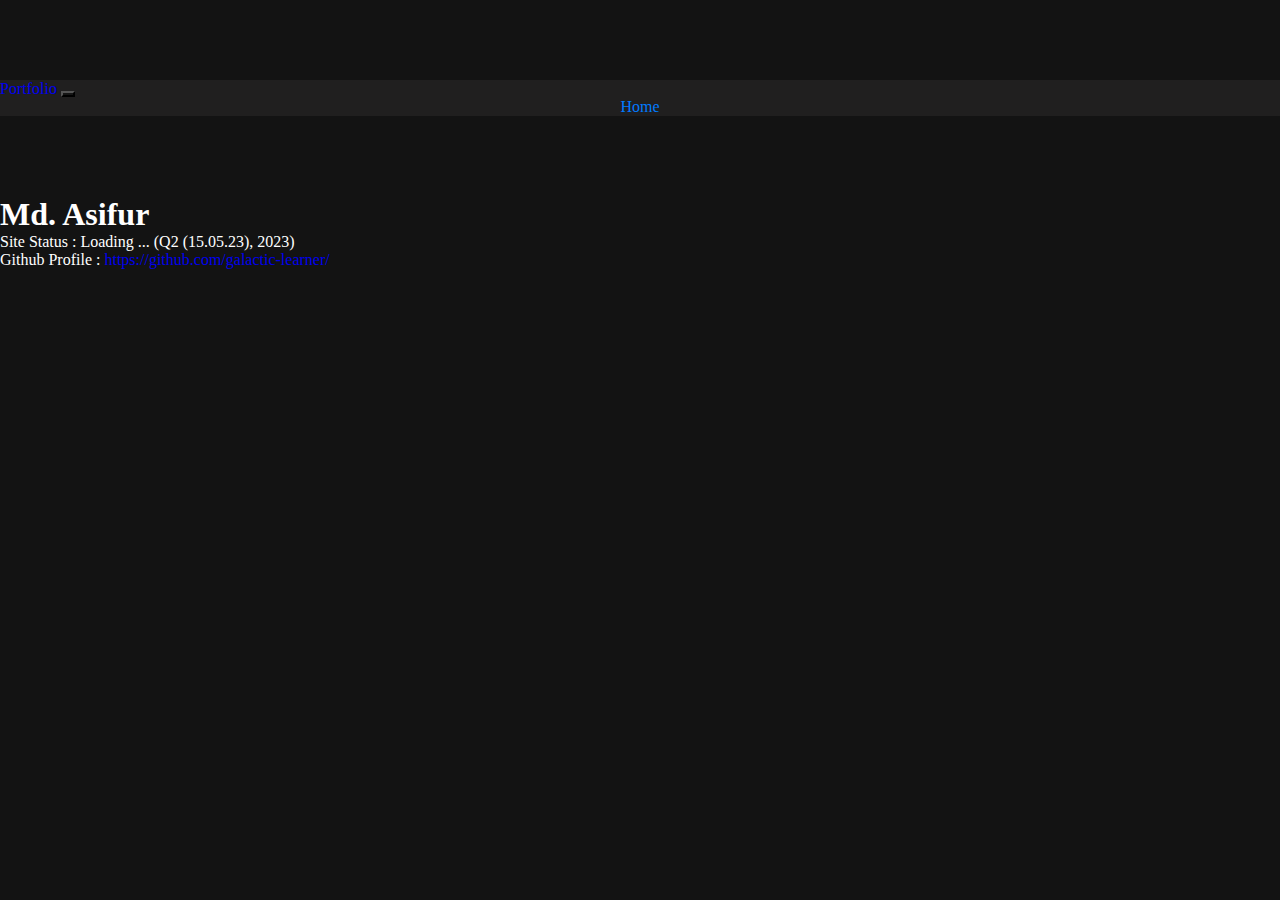
<file: index.html>
<!DOCTYPE html>
<html>

<head>
  <meta charset="utf-8">
  <meta http-equiv="X-UA-Compatible" content="IE=edge">
  <meta name="viewport" content="width=device-width, initial-scale=1">
  <title> Portfolio </title>
  <meta name="description" content="Portfolio">
  <meta name="author" content="Portfolio">
  <!-- css dependencies -->
  <!-- <link href="css/bootstrap.min.css" rel="stylesheet"> -->
  <!-- <link href="css/bs.min.css" rel="stylesheet"> -->
  <!-- <link href="css/wfrm.css" rel="stylesheet"> -->
  <!-- fa -->
  <!-- <script src="js/fa/all.min.js"></script>
    <link href="css/fa/all.min.css" rel="stylesheet"> -->
  <!-- ---- cloud vsns ---- -->
  <!-- css dependencies bs -->
  <link rel="stylesheet" href="https://cdn.jsdelivr.net/npm/bootstrap@4.5.3/dist/css/bootstrap.min.css" integrity="sha384-TX8t27EcRE3e/ihU7zmQxVncDAy5uIKz4rEkgIXeMed4M0jlfIDPvg6uqKI2xXr2" crossorigin="anonymous">
  <!-- fa -->
  <!-- <link rel="stylesheet" href="https://stackpath.bootstrapcdn.com/font-awesome/4.7.0/css/font-awesome.min.css" integrity="sha384-wvfXpqpZZVQGK6TAh5PVlGOfQNHSoD2xbE+QkPxCAFlNEevoEH3Sl0sibVcOQVnN" crossorigin="anonymous"> -->
  <link rel="stylesheet" href="https://cdnjs.cloudflare.com/ajax/libs/font-awesome/5.15.1/css/all.min.css" integrity="sha512-+4zCK9k+qNFUR5X+cKL9EIR+ZOhtIloNl9GIKS57V1MyNsYpYcUrUeQc9vNfzsWfV28IaLL3i96P9sdNyeRssA==" crossorigin="anonymous" />
  <!-- ---- ./cloud vsns ---- -->
  <!-- custom css -->
  <link href="css/style.css" rel="stylesheet">
  <!-- favicon -->
  <link rel="icon" href="img/favicn.ico">
  <!-- <script src="js/smooth-scroll.js"></script> -->
  <!-- <script src="js/animate-in.js"></script> -->
</head>

<body class="herodiv">


  <!-- Copyright -->

    <!-- Copyright © 2023 OC. queries - acacdmml@gmail.com. -->
    

  <!-- Copyright -->



  <!-- --------------- header & nav --------------- -->
  <!-- sticky-top fixed-top -->
  <nav class="navbar navbar-expand-lg sticky-top navbar-dark bg-dark">
    <div class="container">
      <!-- <div class="col-md-4"> -->
      <!-- <a class="navbar-brand" href="index.php"> <img src="img/a-r-logo.png" width="100"> </a> -->
      <a class="navbar-brand" href="index.html"> Portfolio </a>
      <!-- </div> -->
      <button class="navbar-toggler" data-toggle="collapse" data-target="#collapse_target">
        <span class="navbar-toggler-icon"></span>
      </button>
      <div class="collapse navbar-collapse justify-content-end" id="collapse_target">
        <!-- navbar-nav -->
        <ul class="navbar-nav">
          <li class="nav-item active">
            <!-- active -->
            <a class="nav-link" href="index.html">Home</a>
          </li>
<!--      <li class="nav-item">
            <a class="nav-link" href=""> <img src="img/4.gif" width="40"> </a>
          </li>
          <li class="nav-item">
            <a class="nav-link" href="services.php">Services</a>
          </li>
          <li class="nav-item">
                        <a class="nav-link" href="#about">Gallery</a>
                      </li>
          <li class="nav-item">
            <a class="nav-link" href="contact.php">Contact</a>
          </li>
          <li class="nav-item">
            <a class="btn btn-primary navbar-btn px-5" href="quote.php#cta-section"> Get a free Quote </a>
          </li> -->
        </ul>
      </div>
    </div>
  </nav>
  <!-- --------------- ./header & nav --------------- -->
  <!-- --------------- dummy div 1 --------------- -->
  <!-- herodiv -->
  <div class="herodiv text-md-left text-center">
    <div class="container">
      <h1> Md. Asifur </h1>
      <p class="text-muted"> Site Status : Loading ... (Q2 (15.05.23), 2023) </p>
      <p class="text-muted"> Github Profile : <a href="https://github.com/galactic-learner/">https://github.com/galactic-learner/</a> </p>
    </div>
  </div>
  <!-- ./ herodiv -->
  <!-- --------------- ./ dummy div 1 --------------- -->

    <!-- --------------- dummy div 1 --------------- -->
  <!-- herodiv -->
<!--   <div class="herodiv-2">

  </div> -->
  <!-- ./ herodiv -->
  <!-- --------------- ./ dummy div 1 --------------- -->


  <!-- --------------- container div --------------- -->
  <!--     <section></section>

    <h5 class=""> About - dmo </h5> -->


</body>

</html>
</file>
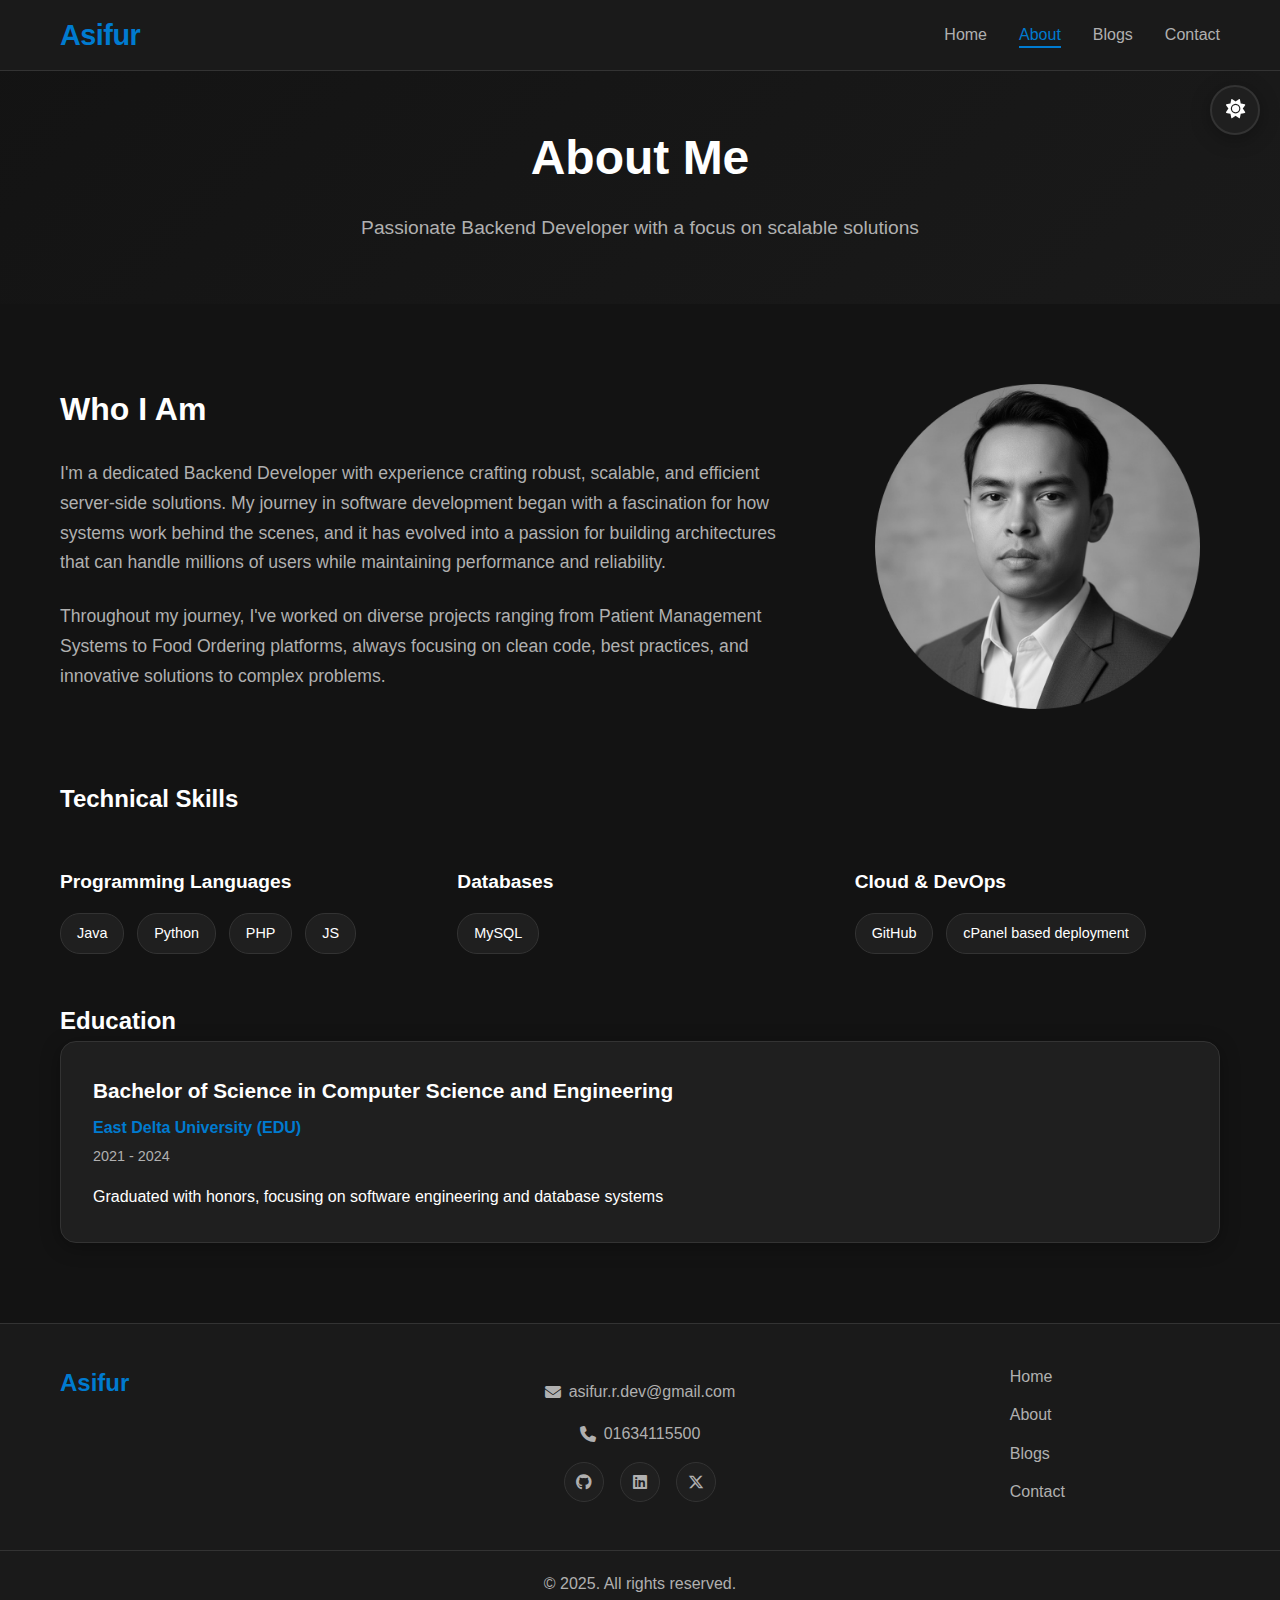
<file: about.html>
<!DOCTYPE html>
<html lang="en">
<head>
    <meta charset="UTF-8">
    <meta name="viewport" content="width=device-width, initial-scale=1.0">
    <title>About - Asifur | Backend Developer</title>
    <link rel="stylesheet" href="assets/css/styles.css">
    <link rel="stylesheet" href="https://cdnjs.cloudflare.com/ajax/libs/font-awesome/6.7.2/css/all.min.css">
    
</head>
<body class="dark-mode">
    <!-- Theme Toggle -->
    <div class="theme-toggle">
        <button id="themeToggle" class="theme-btn">
            <i class="fas fa-sun"></i>
        </button>
    </div>

    <!-- Navigation -->
    <nav class="navbar">
        <div class="nav-container">
            <div class="nav-logo">
                <a href="index.html">Asifur</a>
            </div>
            <ul class="nav-menu">
                <li class="nav-item">
                    <a href="index.html" class="nav-link">Home</a>
                </li>
                <li class="nav-item">
                    <a href="about.html" class="nav-link active">About</a>
                </li>
                <li class="nav-item">
                    <a href="blogs.html" class="nav-link">Blogs</a>
                </li>
                <li class="nav-item">
                    <a href="contact.html" class="nav-link">Contact</a>
                </li>
            </ul>
            <div class="hamburger">
                <span class="bar"></span>
                <span class="bar"></span>
                <span class="bar"></span>
            </div>
        </div>
    </nav>

    <!-- About Hero Section -->
    <section class="page-hero">
        <div class="container">
            <h1 class="page-title">About Me</h1>
            <p class="page-subtitle">Passionate Backend Developer with a focus on scalable solutions</p>
        </div>
    </section>

    <!-- About Content -->
    <section class="about-content">
        <div class="container">
            <div class="about-grid" id="flex">

                <div class="about-text" id="div1">
                    <h2>Who I Am</h2>
                    <p>
                        I'm a dedicated Backend Developer with experience crafting robust, 
                        scalable, and efficient server-side solutions. My journey in software development 
                        began with a fascination for how systems work behind the scenes, and it has evolved 
                        into a passion for building architectures that can handle millions of users while 
                        maintaining performance and reliability.
                    </p>
                    <p>
                        Throughout my journey, I've worked on diverse projects ranging from Patient 
                        Management Systems to Food Ordering platforms, always focusing on clean code, 
                        best practices, and innovative solutions to complex problems.
                    </p>
                </div>

                <div class="about-image" id="div2">
                    <div class="profile-placeholder">
                        <!-- <i class="fas fa-user-tie"></i> -->
                        <img class="profile_img" src="assets/images/1-share-A.png" alt="profile-image">
                    </div>
                </div>

            </div>

            <!-- <div class="experience-section">
                <h2>Professional Experience</h2>
                <div class="timeline">
                    <div class="timeline-item">
                        <div class="timeline-marker"></div>
                        <div class="timeline-content">
                            <h3>Senior Backend Developer</h3>
                            <p class="company">TechCorp Solutions</p>
                            <p class="duration">2023 - Present</p>
                            <p>Leading development of microservices architecture and cloud-native applications</p>
                        </div>
                    </div>
                    <div class="timeline-item">
                        <div class="timeline-marker"></div>
                        <div class="timeline-content">
                            <h3>Backend Developer</h3>
                            <p class="company">InnovateTech</p>
                            <p class="duration">2021 - 2023</p>
                            <p>Developed RESTful APIs and database solutions for enterprise applications</p>
                        </div>
                    </div>
                    <div class="timeline-item">
                        <div class="timeline-marker"></div>
                        <div class="timeline-content">
                            <h3>Junior Developer</h3>
                            <p class="company">StartUpHub</p>
                            <p class="duration">2020 - 2021</p>
                            <p>Built foundational backend systems and learned modern development practices</p>
                        </div>
                    </div>
                </div>
            </div> -->

            <div class="skills-section">
                <h2>Technical Skills</h2>
                <div class="skills-grid">
                    <div class="skill-category">
                        <h3>Programming Languages</h3>
                        <div class="skill-tags">
                            <span class="skill-tag">Java</span>
                            <span class="skill-tag">Python</span>
                            <!-- <span class="skill-tag">Bootstrap</span> -->
                            <span class="skill-tag">PHP</span>
                            <span class="skill-tag">JS</span>
                            <!-- <span class="skill-tag">C#</span> -->
                        </div>
                    </div>

                    <!-- <div class="skill-category">
                        <h3>Frameworks & Libraries</h3>
                        <div class="skill-tags">
                            <span class="skill-tag">Django</span>
                            <span class="skill-tag">Flask</span>
                            <span class="skill-tag">Express.js</span>
                            <span class="skill-tag">Spring Boot</span>
                            <span class="skill-tag">FastAPI</span>
                        </div>
                    </div> -->

                    <div class="skill-category">
                        <h3>Databases</h3>
                        <div class="skill-tags">
                            <!-- <span class="skill-tag">PostgreSQL</span> -->
                            <!-- <span class="skill-tag">MongoDB</span> -->
                            <!-- <span class="skill-tag">Redis</span> -->
                            <span class="skill-tag">MySQL</span>
                            <!-- <span class="skill-tag">Elasticsearch</span> -->
                        </div>
                    </div>
                    <div class="skill-category">
                        <h3>Cloud & DevOps</h3>
                        <div class="skill-tags">
                            <span class="skill-tag">GitHub</span>
                            <!-- <span class="skill-tag">Docker</span> -->
                            <!-- <span class="skill-tag">Kubernetes</span> -->
                            <!-- <span class="skill-tag">CI/CD</span> -->
                            <span class="skill-tag">cPanel based deployment</span>
                        </div>
                    </div>
                </div>
            </div>

            <div class="education-section">
                <h2>Education</h2>
                <div class="education-card">
                    <h3>Bachelor of Science in Computer Science and Engineering</h3>
                    <p class="institution">East Delta University (EDU)</p>
                    <p class="year">2021 - 2024</p>
                    <p>Graduated with honors, focusing on software engineering and database systems</p>
                </div>
            </div>
        </div>
    </section>

    <!-- Footer -->
    <footer class="footer">
        <div class="footer-container">
            <div class="footer-left">
                <div class="footer-logo">
                    <a href="index.html">Asifur</a>
                    <!-- <p class="brand_note">Learning. Building. Listening. <br> For making the world a better place than yesterday.</p> -->
                    <!-- <p class="brand_note">Learning. Building. Listening.</p> -->
                </div>
            </div>
            <div class="footer-center">
                <div class="footer-email">

                    <a class="" href="mailto:asifur.r.dev@gmail.com">
                        <i class="fas fa-envelope"></i>
                        asifur.r.dev@gmail.com
                    </a>

                    <a class="phone_a" href="tel:01634115500">
                        <i class="fa fa-phone" aria-hidden="true"></i>
                        01634115500
                    </a>

                </div>
                <div class="footer-social">
                    <a href="https://github.com/galactic-learner" class="social-link"><i class="fab fa-github"></i></a>
                    <a href="https://www.linkedin.com/in/md-asifur-dev/" class="social-link"><i class="fab fa-linkedin"></i></a>
                    <a href="https://x.com/asifur_dev" class="social-link"><i class="fab fa-x-twitter"></i></a>
                </div>
            </div>
            <div class="footer-right">
                <ul class="footer-nav">
                    <li><a href="index.html">Home</a></li>
                    <li><a href="about.html">About</a></li>
                    <li><a href="blogs.html">Blogs</a></li>
                    <li><a href="contact.html">Contact</a></li>
                </ul>
            </div>
        </div>
        <div class="footer-bottom">
            <p>&copy; 2025. All rights reserved.</p>
        </div>
    </footer>

    <script src="assets/js/app.js"></script>
</body>
</html>
</file>
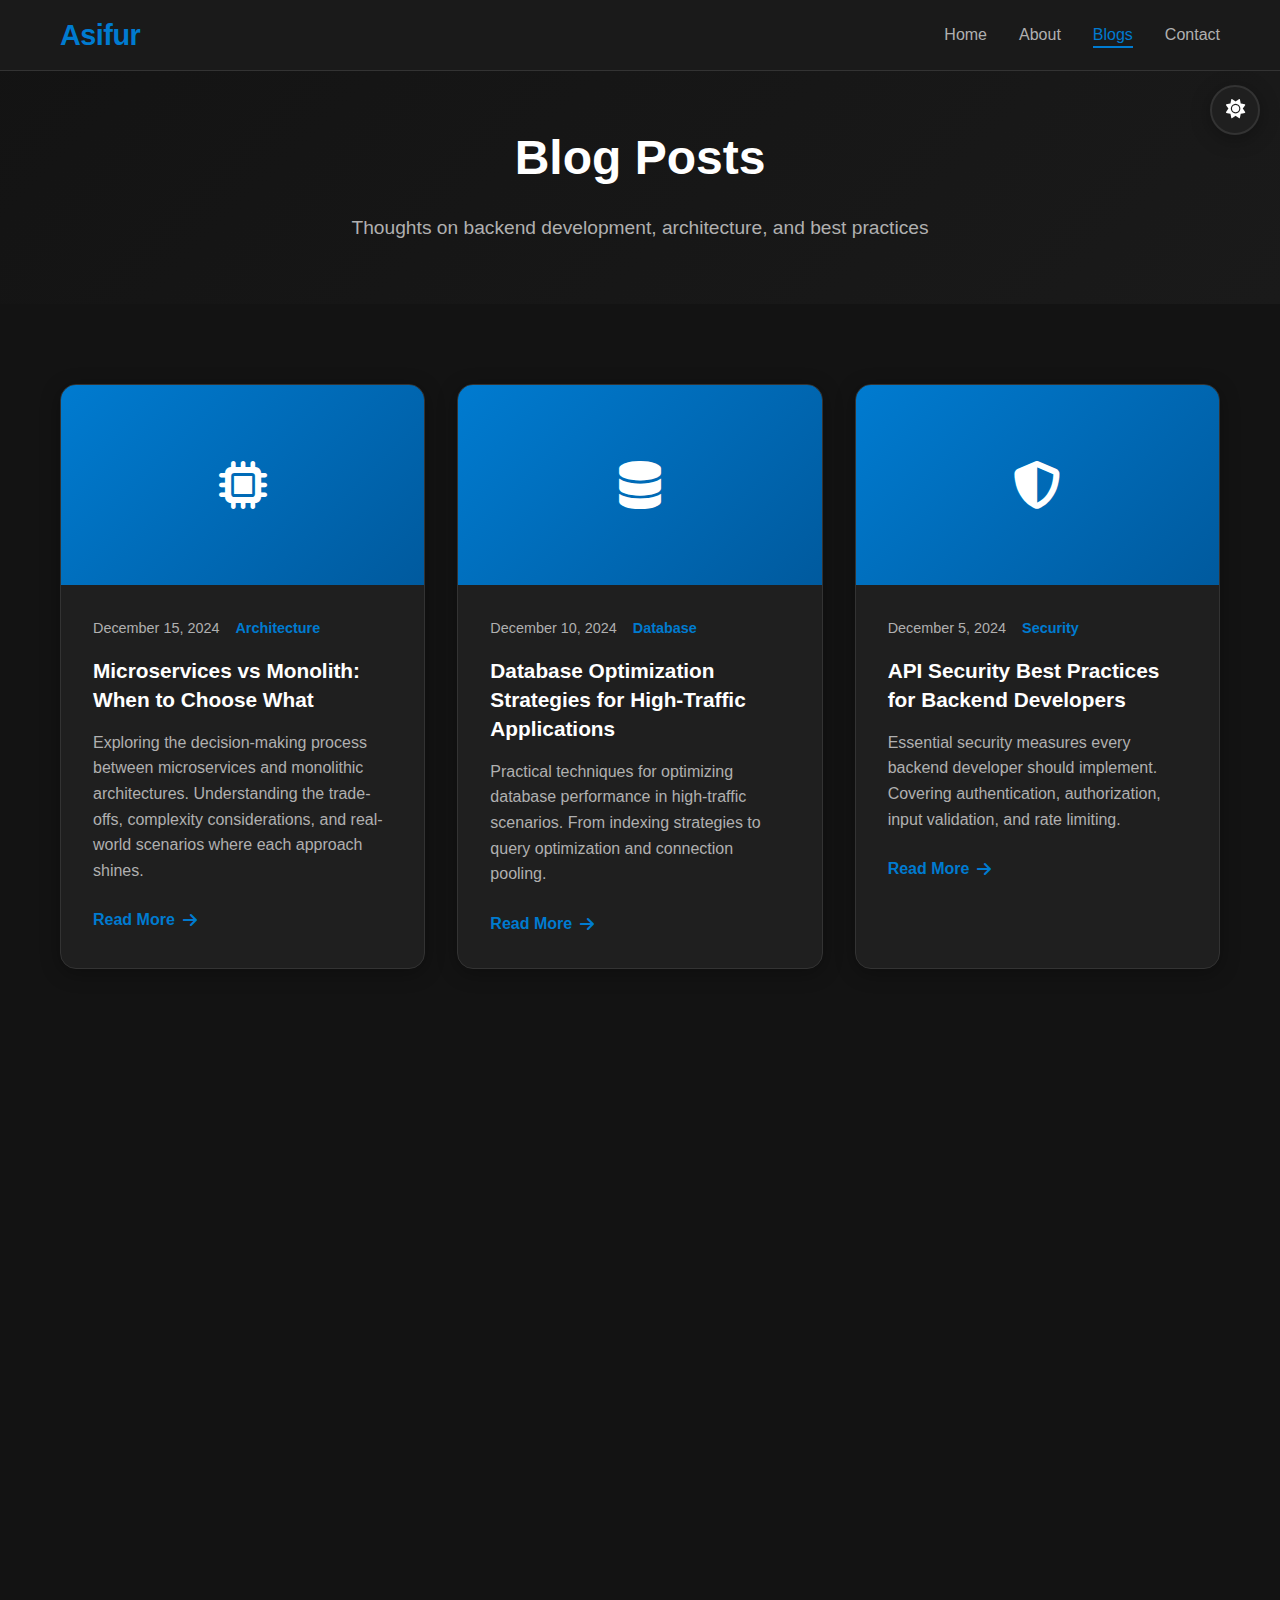
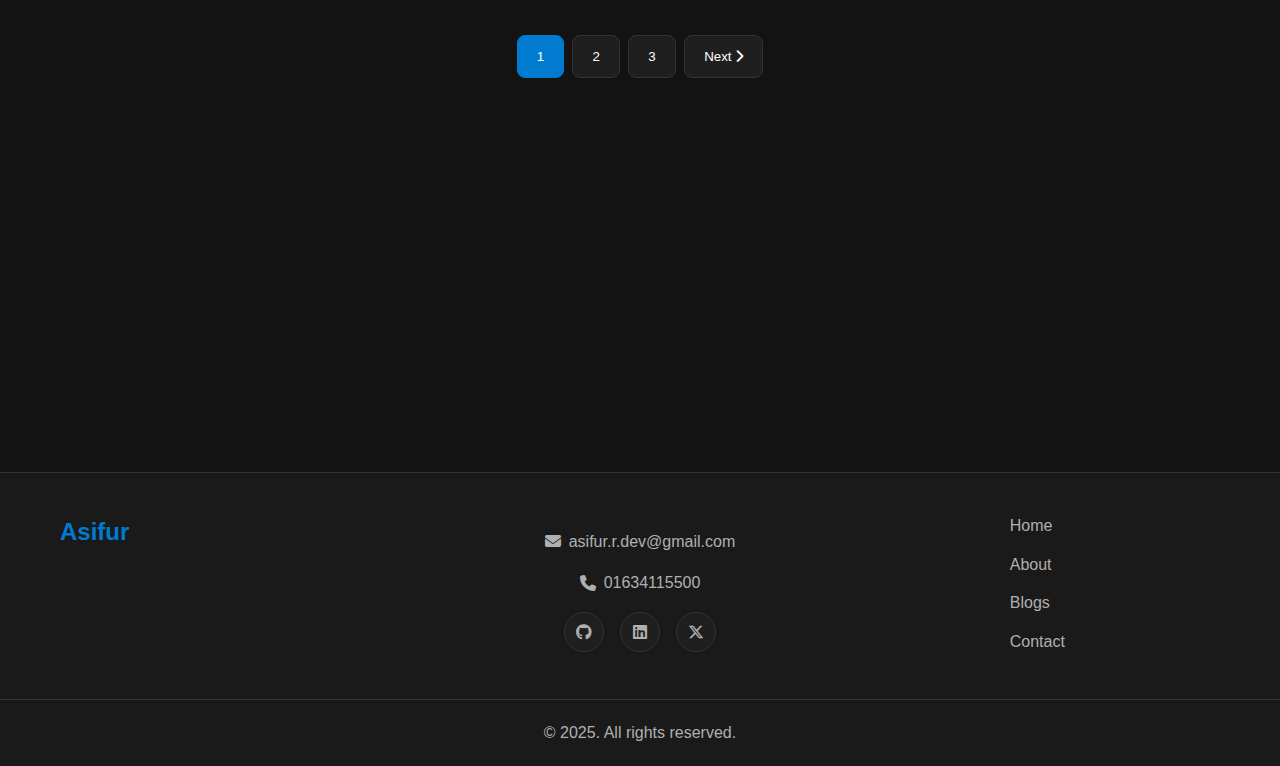
<file: blogs.html>
<!DOCTYPE html>
<html lang="en">
<head>
    <meta charset="UTF-8">
    <meta name="viewport" content="width=device-width, initial-scale=1.0">
    <title>Blogs - Asifur | Backend Developer</title>
    <link rel="stylesheet" href="assets/css/styles.css">
    <link rel="stylesheet" href="https://cdnjs.cloudflare.com/ajax/libs/font-awesome/6.7.2/css/all.min.css">
</head>
<body class="dark-mode">
    <!-- Theme Toggle -->
    <div class="theme-toggle">
        <button id="themeToggle" class="theme-btn">
            <i class="fas fa-sun"></i>
        </button>
    </div>

    <!-- Navigation -->
    <nav class="navbar">
        <div class="nav-container">
            <div class="nav-logo">
                <a href="index.html">Asifur</a>
            </div>
            <ul class="nav-menu">
                <li class="nav-item">
                    <a href="index.html" class="nav-link">Home</a>
                </li>
                <li class="nav-item">
                    <a href="about.html" class="nav-link">About</a>
                </li>
                <li class="nav-item">
                    <a href="blogs.html" class="nav-link active">Blogs</a>
                </li>
                <li class="nav-item">
                    <a href="contact.html" class="nav-link">Contact</a>
                </li>
            </ul>
            <div class="hamburger">
                <span class="bar"></span>
                <span class="bar"></span>
                <span class="bar"></span>
            </div>
        </div>
    </nav>

    <!-- Blogs Hero Section -->
    <section class="page-hero">
        <div class="container">
            <h1 class="page-title">Blog Posts</h1>
            <p class="page-subtitle">Thoughts on backend development, architecture, and best practices</p>
        </div>
    </section>

    <!-- Blog Posts Section -->
    <section class="blog-posts">
        <div class="container">
            <div class="blog-grid">
                <article class="blog-card">
                    <div class="blog-image">
                        <i class="fas fa-microchip"></i>
                    </div>
                    <div class="blog-content">
                        <div class="blog-meta">
                            <span class="blog-date">December 15, 2024</span>
                            <span class="blog-category">Architecture</span>
                        </div>
                        <h2 class="blog-title">Microservices vs Monolith: When to Choose What</h2>
                        <p class="blog-excerpt">
                            Exploring the decision-making process between microservices and monolithic 
                            architectures. Understanding the trade-offs, complexity considerations, and 
                            real-world scenarios where each approach shines.
                        </p>
                        <a href="#" class="read-more">Read More <i class="fas fa-arrow-right"></i></a>
                    </div>
                </article>

                <article class="blog-card">
                    <div class="blog-image">
                        <i class="fas fa-database"></i>
                    </div>
                    <div class="blog-content">
                        <div class="blog-meta">
                            <span class="blog-date">December 10, 2024</span>
                            <span class="blog-category">Database</span>
                        </div>
                        <h2 class="blog-title">Database Optimization Strategies for High-Traffic Applications</h2>
                        <p class="blog-excerpt">
                            Practical techniques for optimizing database performance in high-traffic 
                            scenarios. From indexing strategies to query optimization and connection pooling.
                        </p>
                        <a href="#" class="read-more">Read More <i class="fas fa-arrow-right"></i></a>
                    </div>
                </article>

                <article class="blog-card">
                    <div class="blog-image">
                        <i class="fas fa-shield-alt"></i>
                    </div>
                    <div class="blog-content">
                        <div class="blog-meta">
                            <span class="blog-date">December 5, 2024</span>
                            <span class="blog-category">Security</span>
                        </div>
                        <h2 class="blog-title">API Security Best Practices for Backend Developers</h2>
                        <p class="blog-excerpt">
                            Essential security measures every backend developer should implement. 
                            Covering authentication, authorization, input validation, and rate limiting.
                        </p>
                        <a href="#" class="read-more">Read More <i class="fas fa-arrow-right"></i></a>
                    </div>
                </article>

                <article class="blog-card">
                    <div class="blog-image">
                        <i class="fas fa-cloud"></i>
                    </div>
                    <div class="blog-content">
                        <div class="blog-meta">
                            <span class="blog-date">November 30, 2024</span>
                            <span class="blog-category">Cloud</span>
                        </div>
                        <h2 class="blog-title">Deploying Node.js Applications with Docker and Kubernetes</h2>
                        <p class="blog-excerpt">
                            Step-by-step guide to containerizing and orchestrating Node.js applications. 
                            From Dockerfile creation to Kubernetes deployment strategies.
                        </p>
                        <a href="#" class="read-more">Read More <i class="fas fa-arrow-right"></i></a>
                    </div>
                </article>

                <article class="blog-card">
                    <div class="blog-image">
                        <i class="fas fa-tachometer-alt"></i>
                    </div>
                    <div class="blog-content">
                        <div class="blog-meta">
                            <span class="blog-date">November 25, 2024</span>
                            <span class="blog-category">Performance</span>
                        </div>
                        <h2 class="blog-title">Performance Monitoring and Optimization in Python Applications</h2>
                        <p class="blog-excerpt">
                            Tools and techniques for monitoring and improving Python application performance. 
                            Profiling, memory management, and async programming patterns.
                        </p>
                        <a href="#" class="read-more">Read More <i class="fas fa-arrow-right"></i></a>
                    </div>
                </article>

                <article class="blog-card">
                    <div class="blog-image">
                        <i class="fas fa-code-branch"></i>
                    </div>
                    <div class="blog-content">
                        <div class="blog-meta">
                            <span class="blog-date">November 20, 2024</span>
                            <span class="blog-category">Development</span>
                        </div>
                        <h2 class="blog-title">Building RESTful APIs with FastAPI: A Modern Approach</h2>
                        <p class="blog-excerpt">
                            Leveraging FastAPI's modern features for building high-performance APIs. 
                            Automatic documentation, type hints, and async support for better developer experience.
                        </p>
                        <a href="#" class="read-more">Read More <i class="fas fa-arrow-right"></i></a>
                    </div>
                </article>
            </div>

            <div class="blog-pagination">
                <button class="pagination-btn active">1</button>
                <button class="pagination-btn">2</button>
                <button class="pagination-btn">3</button>
                <button class="pagination-btn next">
                    Next <i class="fas fa-chevron-right"></i>
                </button>
            </div>
        </div>
    </section>

    <!-- Newsletter Section -->
    <section class="newsletter">
        <div class="container">
            <div class="newsletter-content">
                <h2>Stay Updated</h2>
                <p>Subscribe to my newsletter for the latest insights on backend development</p>
                <form class="newsletter-form">
                    <input type="email" placeholder="Enter your email address" required>
                    <button type="submit" class="btn btn-primary">Subscribe</button>
                </form>
            </div>
        </div>
    </section>

    <!-- Footer -->
    <footer class="footer">
        <div class="footer-container">
            <div class="footer-left">
                <div class="footer-logo">
                    <a href="index.html">Asifur</a>
                </div>
            </div>
            <div class="footer-center">
                <div class="footer-email">

                    <a class="" href="mailto:asifur.r.dev@gmail.com">
                        <i class="fas fa-envelope"></i>
                        asifur.r.dev@gmail.com
                    </a>

                    <a class="phone_a" href="tel:01634115500">
                        <i class="fa fa-phone" aria-hidden="true"></i>
                        01634115500
                    </a>

                </div>
                <div class="footer-social">
                    <a href="https://github.com/galactic-learner" class="social-link"><i class="fab fa-github"></i></a>
                    <a href="https://www.linkedin.com/in/md-asifur-dev/" class="social-link"><i class="fab fa-linkedin"></i></a>
                    <a href="#" class="social-link"><i class="fab fa-x-twitter"></i></a>
                </div>
            </div>
            <div class="footer-right">
                <ul class="footer-nav">
                    <li><a href="index.html">Home</a></li>
                    <li><a href="about.html">About</a></li>
                    <li><a href="blogs.html">Blogs</a></li>
                    <li><a href="contact.html">Contact</a></li>
                </ul>
            </div>
        </div>
        <div class="footer-bottom">
            <p>&copy; 2025. All rights reserved.</p>
        </div>
    </footer>

    <script src="assets/js/app.js"></script>
</body>
</html>
</file>
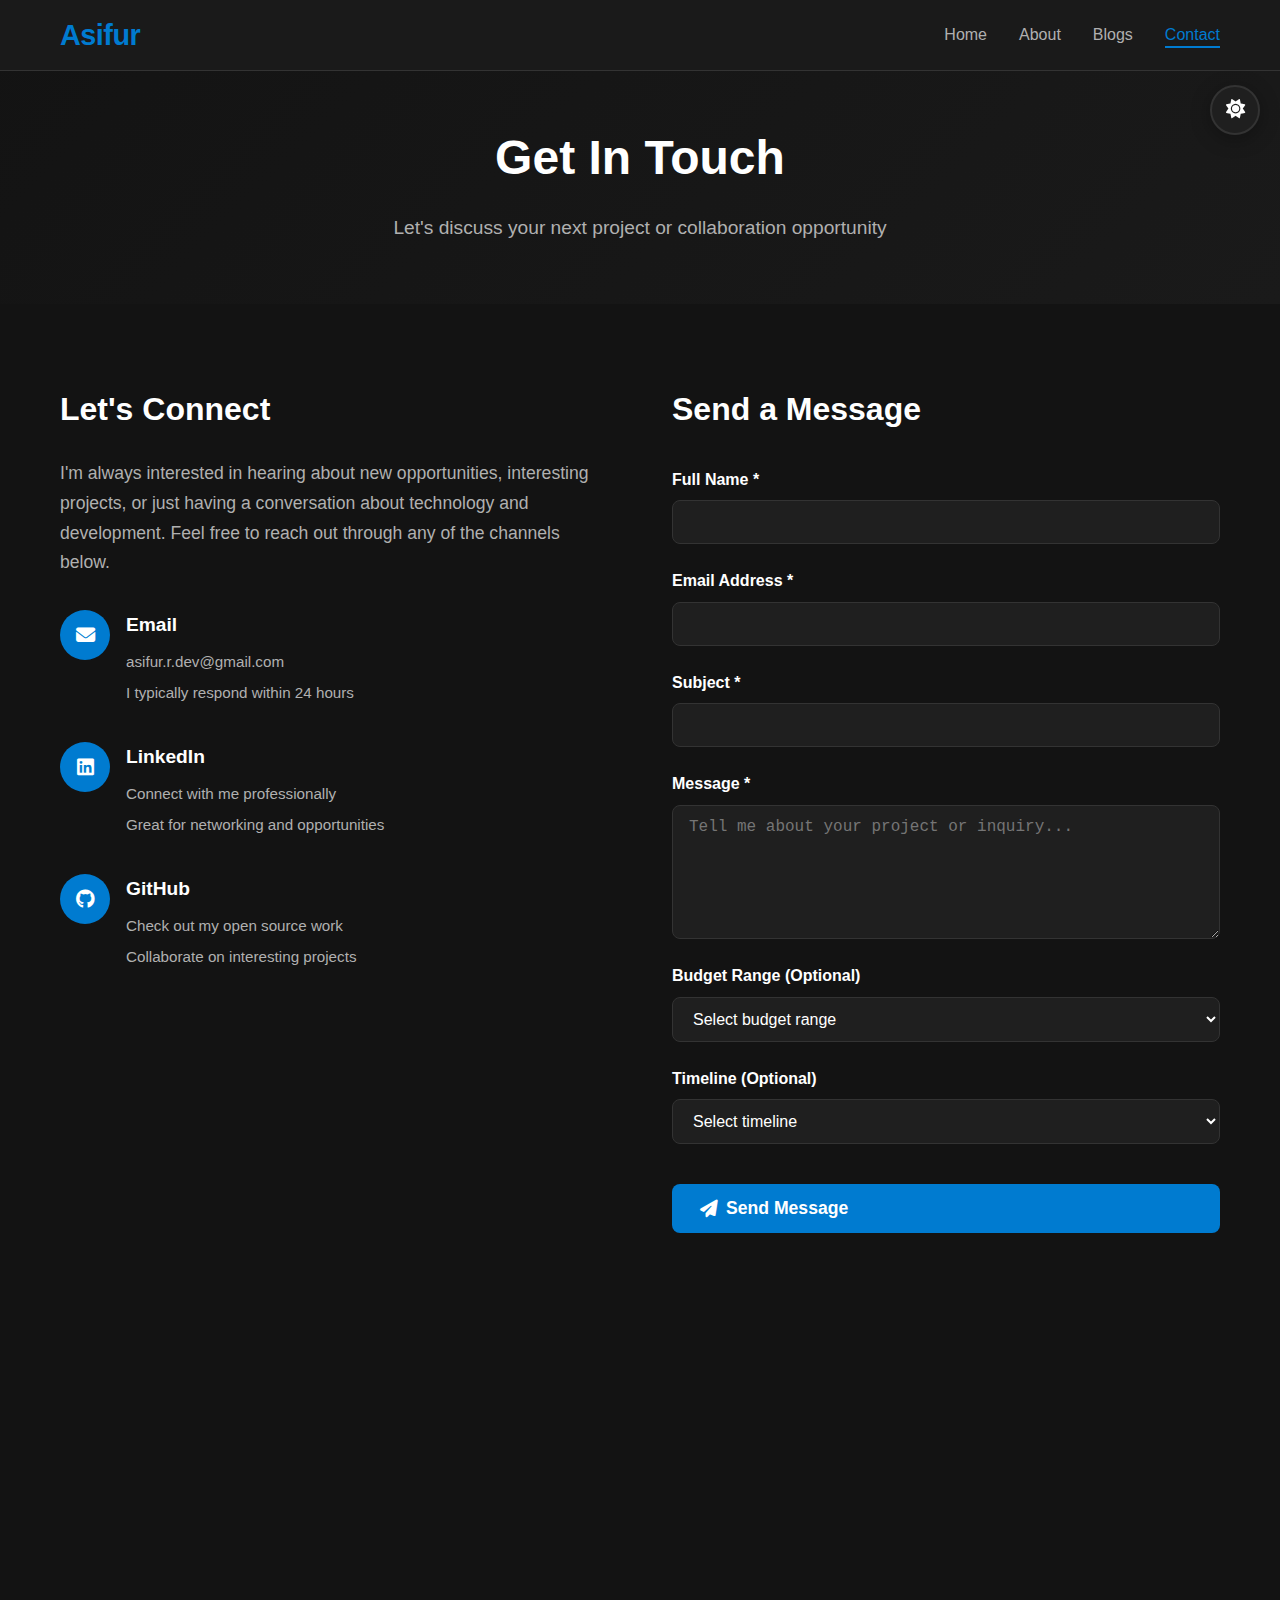
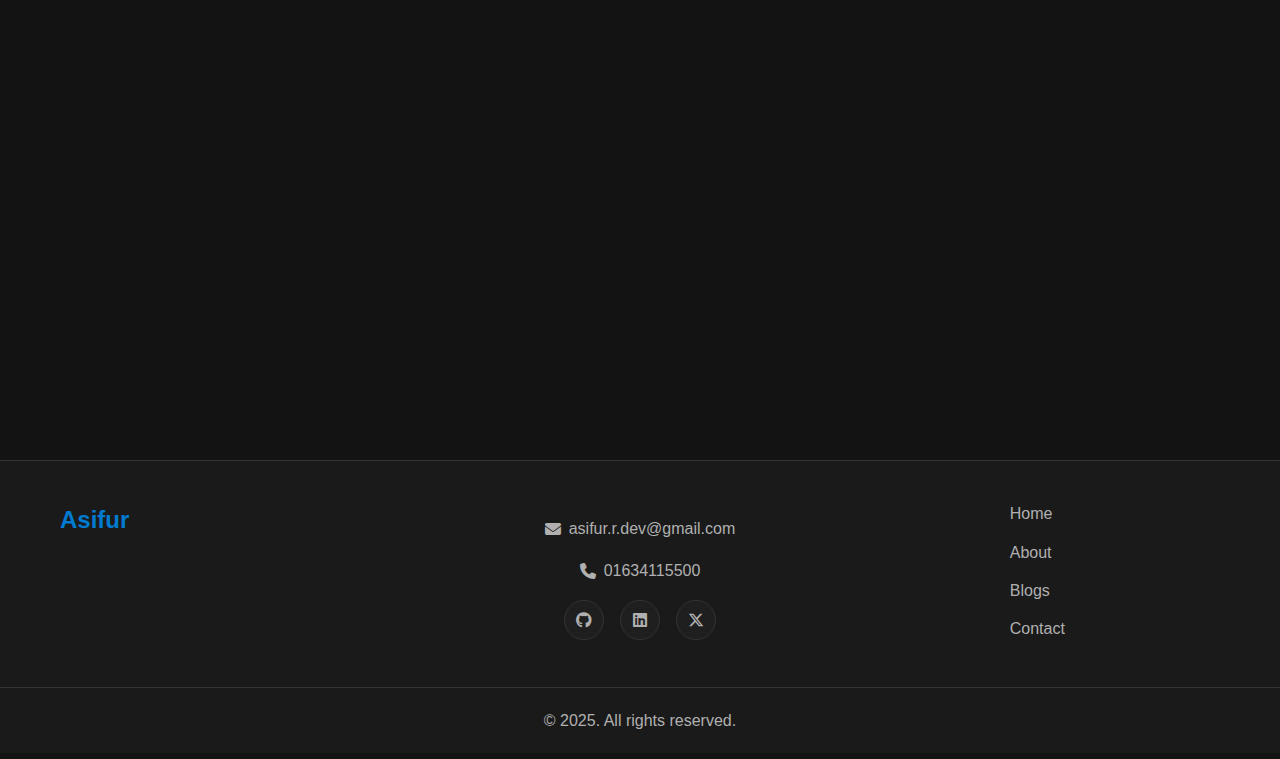
<file: contact.html>
<!DOCTYPE html>
<html lang="en">
<head>
    <meta charset="UTF-8">
    <meta name="viewport" content="width=device-width, initial-scale=1.0">
    <title>Contact - Asifur | Backend Developer</title>
    <link rel="stylesheet" href="assets/css/styles.css">
    <link rel="stylesheet" href="https://cdnjs.cloudflare.com/ajax/libs/font-awesome/6.7.2/css/all.min.css">
</head>
<body class="dark-mode">
    <!-- Theme Toggle -->
    <div class="theme-toggle">
        <button id="themeToggle" class="theme-btn">
            <i class="fas fa-sun"></i>
        </button>
    </div>

    <!-- Navigation -->
    <nav class="navbar">
        <div class="nav-container">
            <div class="nav-logo">
                <a href="index.html">Asifur</a>
            </div>
            <ul class="nav-menu">
                <li class="nav-item">
                    <a href="index.html" class="nav-link">Home</a>
                </li>
                <li class="nav-item">
                    <a href="about.html" class="nav-link">About</a>
                </li>
                <li class="nav-item">
                    <a href="blogs.html" class="nav-link">Blogs</a>
                </li>
                <li class="nav-item">
                    <a href="contact.html" class="nav-link active">Contact</a>
                </li>
            </ul>
            <div class="hamburger">
                <span class="bar"></span>
                <span class="bar"></span>
                <span class="bar"></span>
            </div>
        </div>
    </nav>

    <!-- Contact Hero Section -->
    <section class="page-hero">
        <div class="container">
            <h1 class="page-title">Get In Touch</h1>
            <p class="page-subtitle">Let's discuss your next project or collaboration opportunity</p>
        </div>
    </section>

    <!-- Contact Content -->
    <section class="contact-content">
        <div class="container">
            <div class="contact-grid">
                <div class="contact-info">
                    <h2>Let's Connect</h2>
                    <p>
                        I'm always interested in hearing about new opportunities, interesting projects, 
                        or just having a conversation about technology and development. Feel free to 
                        reach out through any of the channels below.
                    </p>
                    
                    <div class="contact-methods">
                        <div class="contact-method">
                            <div class="contact-icon">
                                <i class="fas fa-envelope"></i>
                            </div>
                            <div class="contact-details">
                                <h3>Email</h3>
                                <p>asifur.r.dev@gmail.com</p>
                                <p>I typically respond within 24 hours</p>
                            </div>
                        </div>
                        
                        <div class="contact-method">
                            <div class="contact-icon">
                                <i class="fab fa-linkedin"></i>
                            </div>
                            <div class="contact-details">
                                <h3>LinkedIn</h3>
                                <p>Connect with me professionally</p>
                                <p>Great for networking and opportunities</p>
                            </div>
                        </div>
                        
                        <div class="contact-method">
                            <div class="contact-icon">
                                <i class="fab fa-github"></i>
                            </div>
                            <div class="contact-details">
                                <h3>GitHub</h3>
                                <p>Check out my open source work</p>
                                <p>Collaborate on interesting projects</p>
                            </div>
                        </div>
                    </div>
                </div>
                
                <div class="contact-form-container">
                    <h2>Send a Message</h2>
                    <form class="contact-form" id="contactForm">
                        <div class="form-group">
                            <label for="name">Full Name *</label>
                            <input type="text" id="name" name="name" required>
                        </div>
                        
                        <div class="form-group">
                            <label for="email">Email Address *</label>
                            <input type="email" id="email" name="email" required>
                        </div>
                        
                        <div class="form-group">
                            <label for="subject">Subject *</label>
                            <input type="text" id="subject" name="subject" required>
                        </div>
                        
                        <div class="form-group">
                            <label for="message">Message *</label>
                            <textarea id="message" name="message" rows="6" required placeholder="Tell me about your project or inquiry..."></textarea>
                        </div>
                        
                        <div class="form-group">
                            <label for="budget">Budget Range (Optional)</label>
                            <select id="budget" name="budget">
                                <option value="">Select budget range</option>
                                <option value="under-5k">Under $5,000</option>
                                <option value="5k-10k">$5,000 - $10,000</option>
                                <option value="10k-25k">$10,000 - $25,000</option>
                                <option value="25k-50k">$25,000 - $50,000</option>
                                <option value="over-50k">Over $50,000</option>
                            </select>
                        </div>
                        
                        <div class="form-group">
                            <label for="timeline">Timeline (Optional)</label>
                            <select id="timeline" name="timeline">
                                <option value="">Select timeline</option>
                                <option value="asap">ASAP</option>
                                <option value="1-2-weeks">1-2 weeks</option>
                                <option value="1-2-months">1-2 months</option>
                                <option value="3-6-months">3-6 months</option>
                                <option value="6-months-plus">6+ months</option>
                            </select>
                        </div>
                        
                        <button type="submit" class="btn btn-primary submit-btn">
                            <i class="fas fa-paper-plane"></i>
                            Send Message
                        </button>
                    </form>
                </div>
            </div>
        </div>
    </section>

    <!-- FAQ Section -->
    <section class="faq-section">
        <div class="container">
            <h2>Frequently Asked Questions</h2>
            <div class="faq-grid">
                <div class="faq-item">
                    <h3>What types of projects do you work on?</h3>
                    <p>
                        I specialize in backend development including API development, database design, 
                        microservices architecture, cloud deployment, and system optimization. I work 
                        with various industries from healthcare to fintech.
                    </p>
                </div>
                
                <div class="faq-item">
                    <h3>What is your typical response time?</h3>
                    <p>
                        I aim to respond to all inquiries within 24 hours during business days. 
                        For urgent matters, please mention it in your message and I'll prioritize accordingly.
                    </p>
                </div>
                
                <div class="faq-item">
                    <h3>Do you work with international clients?</h3>
                    <p>
                        Yes, I work with clients globally. I'm experienced in remote collaboration 
                        and can accommodate different time zones for meetings and communication.
                    </p>
                </div>
                
                <div class="faq-item">
                    <h3>What technologies do you specialize in?</h3>
                    <p>
                        My core technologies include PHP, Python, Node.js, Java, MySQL, PostgreSQL, MongoDB, 
                        AWS, Docker, and Kubernetes. I'm always learning and can adapt to new 
                        technologies as needed.
                    </p>
                </div>
            </div>
        </div>
    </section>

    <!-- Footer -->
    <footer class="footer">
        <div class="footer-container">
            <div class="footer-left">
                <div class="footer-logo">
                    <a href="index.html">Asifur</a>
                </div>
            </div>
            <div class="footer-center">
                <div class="footer-email">

                    <a class="" href="mailto:asifur.r.dev@gmail.com">
                        <i class="fas fa-envelope"></i>
                        asifur.r.dev@gmail.com
                    </a>

                    <a class="phone_a" href="tel:01634115500">
                        <i class="fa fa-phone" aria-hidden="true"></i>
                        01634115500
                    </a>

                </div>
                <div class="footer-social">
                    <a href="https://github.com/galactic-learner" class="social-link"><i class="fab fa-github"></i></a>
                    <a href="https://www.linkedin.com/in/md-asifur-dev/" class="social-link"><i class="fab fa-linkedin"></i></a>
                    <a href="#" class="social-link"><i class="fab fa-x-twitter"></i></a>
                </div>
            </div>
            <div class="footer-right">
                <ul class="footer-nav">
                    <li><a href="index.html">Home</a></li>
                    <li><a href="about.html">About</a></li>
                    <li><a href="blogs.html">Blogs</a></li>
                    <li><a href="contact.html">Contact</a></li>
                </ul>
            </div>
        </div>
        <div class="footer-bottom">
            <p>&copy; 2025. All rights reserved.</p>
        </div>
    </footer>

    <script src="assets/js/app.js"></script>
</body>
</html>
</file>
<file: css/style.css>
/*portfolio-style-sheet*/


/*@import url('https://fonts.googleapis.com/css2?family=Montserrat:wght@100&display=swap');

body{
  font-family: 'Montserrat', sans-serif;
}*/

/*@import url('https://fonts.googleapis.com/css2?family=Roboto:wght@300&display=swap');

body{
  font-family: 'Roboto', sans-serif;
}*/

* {

  margin: 0px;
  padding: 0px;
  list-style: none;
  list-style-type: none;
  text-decoration: none;

}

body {
  /*font-family: Roboto;*/
}


.bg-dark {
    /*background-color: # !important;*/
    background-color: #201f1f !important;
    color: #fff;
}

 /*---*/
.flex-container {
  display: flex;
  flex-direction: row;
  justify-content: space-between;
}

.flex-container-row {
  display: flex;
  flex-direction: row;
}

/*----temp entries, before next fixed set----*/





/*----temp tries, before next fixed set----*/

nav ul {
  /*float: center;*/
  margin-right: 0px; 
}

nav ul li {
  display: inline-block;
  padding: 0px 5px;
}

nav ul li a {

}

a.active {
  /*background: #0275D8;
  transition: .01s;*/
}

a:hover {
  /*background: #0275D8;
  transition: .01s;*/
}


/*.jumbotron {
  background: #000;
  margin-bottom: 0px;
}*/

.herodiv {
  /*background: #;*/
  background: #131313;

  /*background-color: #f27070;*/

  color: #fff;
  /*padding-left: 100px;*/
  padding-top: 80px;
  padding-bottom: 80px;
  margin-bottom: 0px;
  /*height: 1000px;*/
  
}

.herodiv2 {
  /*background: #;*/
  background: #131313;

  /*background-color: #f27070;*/

  color: #fff;
  /*padding-left: 100px;*/
  /*padding-top: 80px;*/
  padding-bottom: 80px;
  margin-bottom: 0px;
  
}


.section-ctadiv {
  top: 0px;
  left: 0px;
  padding-top: 80px;
  padding-bottom: 80px;
  background: linear-gradient(to bottom right, rgba(18, 187, 173, 0.9) 0%, rgba(79, 112, 206, 0.9) 100%);
}

.section-ctadiv-secondary {
  top: 0px;
  left: 0px;
  padding-top: 80px;
  padding-bottom: 80px;
  background: linear-gradient(to bottom right, rgba(18, 187, 173, 0.9) 0%, rgba(79, 112, 206, 0.9) 100%);
  /*background: black;*/
  /*background: #0D0D0D;*/
  /*background: #E73566;*/

}


.btn-cta {
  background-color: #fff;
  color: #5789ce;
  border-color: #dedfdf;
}

.btn-cta:hover {
  background-color: #e6e6e6;
  color: #5789ce;
  border-color: #dedfdf;
}

.feature-block {
  background: #32b6ba;
  padding: 20px;
}

.about-block {
  background: #b1cbee;
  padding: 40px 100px;
}




 /*---*/

 .navbar-nav{
    text-align: center;
 }




.nav-link {
  color: #007bff !important;
  padding: .5em;
}


.nav-link:hover {
    color: #0056b3 !important;
}


/*.nav-item .active {
  color: teal !important;
}*/




.navbar-toggler {
  background: #151515;
}

.navbar-toggler {
  padding: 1px 5px;
  font-size: 20px;
  line-height: 0.5;
}


 .footer-brand-lead{

 }
 .footer-contact-lead{

 }


/*other pages*/

.bg-dark-black {
  background-color: black;

}

.section-parallax {
background-attachment: fixed;
background-size: cover;
background-position: center;
}

.div-cvr {
background-image: url(&quot;img/hero_1_main.jpg&quot;); 
background-position: right bottom;  
background-size: cover; 
background-repeat: repeat;
}

.clip-desc {
  /*background-image: linear-gradient(to bottom, rgba(0, 0, 0, .75), rgba(0, 0, 0, .75)), url(https://static.pingendo.com/cover-bubble-dark.svg);  */
  background-color: #0d0d0d;

  /*background-color: #f27070;*/

/*  background-position: center center, center center;  
  background-size: cover, cover;  
  background-repeat: repeat, repeat;*/
}

.testimnl-div {
  /*background-color: #0d0d0d;*/

  background-color: #f27070;

  /*background-color: gray;*/

  /*background-image: linear-gradient(to bottom, rgba(0, 20, 0, .75), rgba(0, 30, 0, .75));*/
  background-position: center center, center center;
  background-size: cover, cover;  
  background-repeat: repeat, repeat;
}



/*  */
.timeline-element {
  margin-bottom: 50px;
  position: relative;
  word-wrap: break-word;
  word-break: break-word;
  display: -webkit-flex;
}

.reverse {
  -webkit-flex-direction: row-reverse;
}



.separline::before {
  top: 20px;
  bottom: 0;
  position: absolute;
  content: "";
  width: 2px;
  background-color: #000000;
  left: calc(50% - 1px);
  height: calc(100% + 4rem);
}

.iconBackground {
  position: absolute;
  left: 50%;
  width: 20px;
  height: 20px;
  line-height: 30px;
  text-align: center;
  border-radius: 50%;
  font-size: 30px;
  display: inline-block;
  background-color: #000000;
  top: 20px;
  margin-left: -10px;
}



.timelines-container {
  padding-top: 80px;
}

.time-line-date-content {
  padding: 2rem 2.5rem;
  background: #000000;
}

.aaje-timeline-date {
  color: #cccccc;
  font-size: 1.4rem;
}

.timeline-text-content {
  padding: 2rem 2.5rem;
  background: #000000;
  margin-left: 2rem;
}

.aaje-timeline-title {
  color: #cccccc;
}

.aaje-timeline-text {
  color: #cccccc;
}


.timeline-text-content {
  margin-right: 2rem;
  margin-left: 2rem;
}

.time-line-date-content {
  margin-left: 2rem;
  margin-right: 2rem;
}

.ortxt {
  color: #ee3769;
}


.home-div-paralx {

/*  background-image: url(&quot;img/background1.jpg&quot;);
  background-position: right bottom;
  background-size: cover;
  background-repeat: repeat;*/

  padding-top: 140px;
  padding-bottom: 140px;

/*  background-image: url(&quot;img/background1.jpg&quot;);
  background-position: right bottom;
  background-size: cover;*/
}


#carousel1 {
  margin: 0px;
  padding: 0px;
}


.svce-pg-div {
  /*background: #0d0d0d;*/
  background: #4a4949;

  /*background-color: #f27070;*/

  color: #fff;
  /*padding-left: 100px;*/
  /*padding-top: 80px;
  padding-bottom: 80px;
  margin-bottom: 0px;*/
  
}


/*.carousel-item {
  width:100%;
  height:100%;
}*/

/*.carosl-div {
  background-size: cover;
  background-position: right bottom;
  background-repeat: repeat;
}
*/

/*.time-line-date-content-g2 {
  margin-left: 0rem;
  margin-right: 2rem;
}

.cid-g2 .timeline-text-content-g2 {
  margin-right: 0rem;
  margin-left: 2rem;
}*/


/*.desc-block-div-1 {
  padding-right: 100px;
}*/









/*no efct*/
</file>
<file: assets/css/styles.css>
/* CSS Variables for Theme Colors */
:root {
    --primary-bg: #131313;
    --secondary-bg: #1a1a1a;
    --card-bg: #1f1f1f;
    --text-primary: #ffffff;
    --text-secondary: #b0b0b0;
    --accent-color: #007BD0;
    /* --logo-color: #1F883D; */
    /* --logo-color: #fff; */
    --logo-color: #007BD0;
    --border-color: #333333;
    --hover-color: #007BD0;
    --shadow: 0 4px 20px rgba(0, 0, 0, 0.3);
    --transition: all 0.3s ease;
}

/* Light Theme Variables */
.light-mode {
    --primary-bg: #ffffff;
    --secondary-bg: #f8f9fa;
    --card-bg: #ffffff;
    --text-primary: #131313;
    --text-secondary: #666666;
    --accent-color: #007BD0;
    /* --logo-color: #1F883D; */
    --logo-color: #007BD0;
    --border-color: #e0e0e0;
    --hover-color: #007BD0;
    --shadow: 0 4px 20px rgba(0, 0, 0, 0.1);
}

/* Reset and Base Styles */
* {
    margin: 0;
    padding: 0;
    box-sizing: border-box;
}

html {
    scroll-behavior: smooth;
}

body {
    font-family: 'Inter', -apple-system, BlinkMacSystemFont, 'Segoe UI', Roboto, sans-serif;
    line-height: 1.6;
    color: var(--text-primary);
    background-color: var(--primary-bg);
    transition: var(--transition);
}

.container {
    max-width: 1200px;
    margin: 0 auto;
    padding: 0 20px;
}

/* Theme Toggle */
.theme-toggle {
    position: fixed;
    top: 85px;
    right: 20px;
    z-index: 1000;
}

.theme-btn {
    background: var(--card-bg);
    border: 2px solid var(--border-color);
    color: var(--text-primary);
    width: 50px;
    height: 50px;
    border-radius: 50%;
    cursor: pointer;
    display: flex;
    align-items: center;
    justify-content: center;
    font-size: 1.2rem;
    transition: var(--transition);
    box-shadow: var(--shadow);
}

.theme-btn:hover {
    background: var(--accent-color);
    color: white;
    transform: scale(1.1);
}

/* Navigation */
.navbar {
    background: var(--secondary-bg);
    backdrop-filter: blur(10px);
    position: fixed;
    top: 0;
    width: 100%;
    z-index: 999;
    border-bottom: 1px solid var(--border-color);
}

.nav-container {
    max-width: 1200px;
    margin: 0 auto;
    padding: 0 20px;
    display: flex;
    justify-content: space-between;
    align-items: center;
    height: 70px;
}

.nav-logo a {
    color: var(--logo-color);
    text-decoration: none;
    font-size: 1.8rem;
    font-weight: 700;
    letter-spacing: -0.5px;
}

.nav-menu {
    display: flex;
    list-style: none;
    gap: 2rem;
}

.nav-link {
    color: var(--text-secondary);
    text-decoration: none;
    font-weight: 500;
    transition: var(--transition);
    position: relative;
}

.nav-link:hover,
.nav-link.active {
    color: var(--accent-color);
}

.nav-link::after {
    content: '';
    position: absolute;
    bottom: -5px;
    left: 0;
    width: 0;
    height: 2px;
    background: var(--accent-color);
    transition: var(--transition);
}

.nav-link:hover::after,
.nav-link.active::after {
    width: 100%;
}

.hamburger {
    display: none;
    flex-direction: column;
    cursor: pointer;
}

.bar {
    width: 25px;
    height: 3px;
    background: var(--text-primary);
    margin: 3px 0;
    transition: var(--transition);
}

/* Hero Section */
.hero {
    padding: 120px 0 80px;
    background: linear-gradient(135deg, var(--primary-bg) 0%, var(--secondary-bg) 100%);
    text-align: center;
}

.hero-container {
    max-width: 800px;
    margin: 0 auto;
    padding: 0 20px;
}

.hero-title {
    font-size: 3.5rem;
    font-weight: 700;
    margin-bottom: 1rem;
    background: linear-gradient(135deg, var(--text-primary) 0%, var(--accent-color) 100%);
    -webkit-background-clip: text;
    -webkit-text-fill-color: transparent;
    background-clip: text;
}

.hero-subtitle {
    font-size: 1.3rem;
    color: var(--text-secondary);
    margin-bottom: 2rem;
    max-width: 600px;
    margin-left: auto;
    margin-right: auto;
}

.hero-cta {
    display: flex;
    gap: 1rem;
    justify-content: center;
    flex-wrap: wrap;
}

/* Buttons */
.btn {
    padding: 12px 24px;
    border: none;
    border-radius: 8px;
    text-decoration: none;
    font-weight: 600;
    cursor: pointer;
    transition: var(--transition);
    display: inline-flex;
    align-items: center;
    gap: 0.5rem;
}

.btn-primary {
    background: var(--accent-color);
    color: white;
}

.btn-primary:hover {
    background: #005a9e;
    transform: translateY(-2px);
    box-shadow: var(--shadow);
}

.btn-secondary {
    background: transparent;
    color: var(--text-primary);
    border: 2px solid var(--border-color);
}

.btn-secondary:hover {
    background: var(--accent-color);
    border-color: var(--accent-color);
    color: white;
    transform: translateY(-2px);
}

/* Section Titles */
.section-title {
    font-size: 2.5rem;
    font-weight: 700;
    text-align: center;
    margin-bottom: 3rem;
    color: var(--text-primary);
}

/* Projects Section */
.projects {
    padding: 80px 0;
    background: var(--secondary-bg);
}

.projects-grid {
    display: grid;
    grid-template-columns: repeat(auto-fit, minmax(280px, 1fr));
    gap: 2rem;
    margin-top: 3rem;
}

.project-card {
    background: var(--card-bg);
    border-radius: 16px;
    padding: 2rem;
    text-align: center;
    transition: var(--transition);
    border: 1px solid var(--border-color);
    box-shadow: var(--shadow);
}

.project-card:hover {
    transform: translateY(-8px);
    box-shadow: 0 8px 30px rgba(0, 0, 0, 0.4);
    border-color: var(--accent-color);
}

.project-image {
    width: 80px;
    height: 80px;
    background: linear-gradient(135deg, var(--accent-color), #005a9e);
    border-radius: 50%;
    display: flex;
    align-items: center;
    justify-content: center;
    margin: 0 auto 1.5rem;
    font-size: 2rem;
    color: white;
}

.project-title {
    font-size: 1.5rem;
    font-weight: 600;
    margin-bottom: 1rem;
    color: var(--text-primary);
}

.project-description {
    color: var(--text-secondary);
    line-height: 1.6;
}

/* Current Project Section */
.current-project {
    padding: 80px 0;
    background: var(--primary-bg);
}

.current-project-card {
    background: var(--card-bg);
    border-radius: 20px;
    padding: 3rem;
    display: grid;
    grid-template-columns: 1fr 2fr;
    gap: 3rem;
    align-items: center;
    border: 1px solid var(--border-color);
    box-shadow: var(--shadow);
}

.current-project-image {
    width: 120px;
    height: 120px;
    background: linear-gradient(135deg, var(--accent-color), #005a9e);
    border-radius: 50%;
    display: flex;
    align-items: center;
    justify-content: center;
    font-size: 3rem;
    color: white;
    /* margin-left: auto; */
    /* margin-left: 64px; */
    margin-left: 35%;
    /* translate: translateX(-50%); */
}

.current-project-title {
    font-size: 2rem;
    font-weight: 700;
    margin-bottom: 1rem;
    color: var(--text-primary);
}

.current-project-description {
    color: var(--text-secondary);
    margin-bottom: 2rem;
    line-height: 1.7;
    font-size: 1.1rem;
}

.current-project-tech {
    display: flex;
    flex-wrap: wrap;
    gap: 0.8rem;
}

.tech-tag {
    background: var(--accent-color);
    color: white;
    padding: 0.5rem 1rem;
    border-radius: 20px;
    font-size: 0.9rem;
    font-weight: 500;
}

/* Page Hero */
.page-hero {
    padding: 120px 0 60px;
    background: linear-gradient(135deg, var(--primary-bg) 0%, var(--secondary-bg) 100%);
    text-align: center;
}

.page-title {
    font-size: 3rem;
    font-weight: 700;
    margin-bottom: 1rem;
    color: var(--text-primary);
}

.page-subtitle {
    font-size: 1.2rem;
    color: var(--text-secondary);
    max-width: 600px;
    margin: 0 auto;
}

/* About Page Styles */
.about-content {
    padding: 80px 0;
}

.about-grid {
    display: grid;
    grid-template-columns: 2fr 1fr;
    gap: 4rem;
    margin-bottom: 4rem;
}

.about-text h2 {
    font-size: 2rem;
    margin-bottom: 1.5rem;
    color: var(--text-primary);
}

.about-text p {
    color: var(--text-secondary);
    margin-bottom: 1.5rem;
    line-height: 1.7;
    font-size: 1.1rem;
}

/* .profile-placeholder {
    width: 200px;
    height: 200px;
    background: linear-gradient(135deg, var(--accent-color), #005a9e);
    border-radius: 50%;
    display: flex;
    align-items: center;
    justify-content: center;
    font-size: 4rem;
    color: white;
    margin: 0 auto; 
}*/

.timeline {
    position: relative;
    margin: 3rem 0;
}

.timeline::before {
    content: '';
    position: absolute;
    left: 20px;
    top: 0;
    bottom: 0;
    width: 2px;
    background: var(--accent-color);
}

.timeline-item {
    position: relative;
    margin-bottom: 2rem;
    padding-left: 60px;
}

.timeline-marker {
    position: absolute;
    left: 11px;
    top: 0;
    width: 20px;
    height: 20px;
    background: var(--accent-color);
    border-radius: 50%;
    border: 4px solid var(--card-bg);
}

.timeline-content h3 {
    font-size: 1.3rem;
    margin-bottom: 0.5rem;
    color: var(--text-primary);
}

.company {
    color: var(--accent-color);
    font-weight: 600;
    margin-bottom: 0.3rem;
}

.duration {
    color: var(--text-secondary);
    font-size: 0.9rem;
    margin-bottom: 0.5rem;
}

.skills-grid {
    display: grid;
    grid-template-columns: repeat(auto-fit, minmax(250px, 1fr));
    gap: 2rem;
    margin: 3rem 0;
}

.skill-category h3 {
    font-size: 1.2rem;
    margin-bottom: 1rem;
    color: var(--text-primary);
}

.skill-tags {
    display: flex;
    flex-wrap: wrap;
    gap: 0.8rem;
}

.skill-tag {
    background: var(--card-bg);
    color: var(--text-primary);
    padding: 0.5rem 1rem;
    border-radius: 20px;
    font-size: 0.9rem;
    border: 1px solid var(--border-color);
    transition: var(--transition);
}

.skill-tag:hover {
    background: var(--accent-color);
    color: white;
    border-color: var(--accent-color);
}

.education-card {
    background: var(--card-bg);
    padding: 2rem;
    border-radius: 16px;
    border: 1px solid var(--border-color);
    box-shadow: var(--shadow);
}

.education-card h3 {
    font-size: 1.3rem;
    margin-bottom: 0.5rem;
    color: var(--text-primary);
}

.institution {
    color: var(--accent-color);
    font-weight: 600;
    margin-bottom: 0.3rem;
}

.year {
    color: var(--text-secondary);
    font-size: 0.9rem;
    margin-bottom: 1rem;
}

/* Blog Page Styles */
.blog-posts {
    padding: 80px 0;
}

.blog-grid {
    display: grid;
    grid-template-columns: repeat(auto-fit, minmax(350px, 1fr));
    gap: 2rem;
    margin-bottom: 3rem;
}

.blog-card {
    background: var(--card-bg);
    border-radius: 16px;
    overflow: hidden;
    border: 1px solid var(--border-color);
    box-shadow: var(--shadow);
    transition: var(--transition);
}

.blog-card:hover {
    transform: translateY(-5px);
    box-shadow: 0 8px 30px rgba(0, 0, 0, 0.4);
}

.blog-image {
    height: 200px;
    background: linear-gradient(135deg, var(--accent-color), #005a9e);
    display: flex;
    align-items: center;
    justify-content: center;
    font-size: 3rem;
    color: white;
}

.blog-content {
    padding: 2rem;
}

.blog-meta {
    display: flex;
    gap: 1rem;
    margin-bottom: 1rem;
}

.blog-date,
.blog-category {
    font-size: 0.9rem;
    color: var(--text-secondary);
}

.blog-category {
    color: var(--accent-color);
    font-weight: 600;
}

.blog-title {
    font-size: 1.3rem;
    margin-bottom: 1rem;
    color: var(--text-primary);
    line-height: 1.4;
}

.blog-excerpt {
    color: var(--text-secondary);
    margin-bottom: 1.5rem;
    line-height: 1.6;
}

.read-more {
    color: var(--accent-color);
    text-decoration: none;
    font-weight: 600;
    display: inline-flex;
    align-items: center;
    gap: 0.5rem;
    transition: var(--transition);
}

.read-more:hover {
    gap: 1rem;
}

.blog-pagination {
    display: flex;
    justify-content: center;
    gap: 0.5rem;
    margin-top: 3rem;
}

.pagination-btn {
    padding: 0.8rem 1.2rem;
    border: 1px solid var(--border-color);
    background: var(--card-bg);
    color: var(--text-primary);
    border-radius: 8px;
    cursor: pointer;
    transition: var(--transition);
}

.pagination-btn:hover,
.pagination-btn.active {
    background: var(--accent-color);
    color: white;
    border-color: var(--accent-color);
}

.newsletter {
    background: var(--secondary-bg);
    padding: 60px 0;
    text-align: center;
}

.newsletter-content h2 {
    font-size: 2rem;
    margin-bottom: 1rem;
    color: var(--text-primary);
}

.newsletter-content p {
    color: var(--text-secondary);
    margin-bottom: 2rem;
    max-width: 500px;
    margin-left: auto;
    margin-right: auto;
}

.newsletter-form {
    display: flex;
    gap: 1rem;
    max-width: 500px;
    margin: 0 auto;
    flex-wrap: wrap;
    justify-content: center;
}

.newsletter-form input {
    flex: 1;
    min-width: 250px;
    padding: 12px 16px;
    border: 1px solid var(--border-color);
    border-radius: 8px;
    background: var(--card-bg);
    color: var(--text-primary);
    font-size: 1rem;
}

.newsletter-form input:focus {
    outline: none;
    border-color: var(--accent-color);
}

/* Contact Page Styles */
.contact-content {
    padding: 80px 0;
}

.contact-grid {
    display: grid;
    grid-template-columns: 1fr 1fr;
    gap: 4rem;
    margin-bottom: 4rem;
}

.contact-info h2 {
    font-size: 2rem;
    margin-bottom: 1.5rem;
    color: var(--text-primary);
}

.contact-info p {
    color: var(--text-secondary);
    margin-bottom: 2rem;
    line-height: 1.7;
    font-size: 1.1rem;
}

.contact-methods {
    display: flex;
    flex-direction: column;
    gap: 2rem;
}

.contact-method {
    display: flex;
    gap: 1rem;
    align-items: flex-start;
}

.contact-icon {
    width: 50px;
    height: 50px;
    background: var(--accent-color);
    border-radius: 50%;
    display: flex;
    align-items: center;
    justify-content: center;
    color: white;
    font-size: 1.2rem;
    flex-shrink: 0;
}

.contact-details h3 {
    font-size: 1.2rem;
    margin-bottom: 0.5rem;
    color: var(--text-primary);
}

.contact-details p {
    color: var(--text-secondary);
    margin-bottom: 0.3rem;
    font-size: 0.95rem;
}

.contact-form-container h2 {
    font-size: 2rem;
    margin-bottom: 2rem;
    color: var(--text-primary);
}

.contact-form {
    display: flex;
    flex-direction: column;
    gap: 1.5rem;
}

.form-group {
    display: flex;
    flex-direction: column;
}

.form-group label {
    margin-bottom: 0.5rem;
    font-weight: 600;
    color: var(--text-primary);
}

.form-group input,
.form-group select,
.form-group textarea {
    padding: 12px 16px;
    border: 1px solid var(--border-color);
    border-radius: 8px;
    background: var(--card-bg);
    color: var(--text-primary);
    font-size: 1rem;
    transition: var(--transition);
}

.form-group input:focus,
.form-group select:focus,
.form-group textarea:focus {
    outline: none;
    border-color: var(--accent-color);
    box-shadow: 0 0 0 3px rgba(0, 123, 208, 0.1);
}

.form-group textarea {
    resize: vertical;
    min-height: 120px;
}

.submit-btn {
    margin-top: 1rem;
    padding: 14px 28px;
    font-size: 1.1rem;

}

.faq-section {
    background: var(--secondary-bg);
    padding: 80px 0;
}

.faq-section h2 {
    text-align: center;
    margin-bottom: 3rem;
}

.faq-grid {
    display: grid;
    grid-template-columns: repeat(auto-fit, minmax(400px, 1fr));
    gap: 2rem;
}

.faq-item {
    background: var(--card-bg);
    padding: 2rem;
    border-radius: 16px;
    border: 1px solid var(--border-color);
    box-shadow: var(--shadow);
}

.faq-item h3 {
    font-size: 1.2rem;
    margin-bottom: 1rem;
    color: var(--text-primary);
}

.faq-item p {
    color: var(--text-secondary);
    line-height: 1.6;
}

/* Footer */
.footer {
    background: var(--secondary-bg);
    border-top: 1px solid var(--border-color);
    padding: 40px 0 20px;
}

.footer-container {
    max-width: 1200px;
    margin: 0 auto;
    padding: 0 20px;
    display: grid;
    grid-template-columns: 1fr 1fr 1fr;
    gap: 2rem;
    margin-bottom: 2rem;
}

/*footer alignment*/
.footer-left {
    display: flex;
    flex-direction: column;
}

.footer-center {
    display: flex;
    flex-direction: column;
    align-items: center;
    justify-content: center;
}

.footer-right {
    display: flex;
    justify-content: center;
}



.footer-logo a {
    color: var(--logo-color);
    text-decoration: none;
    font-size: 1.5rem;
    font-weight: 700;
}

.footer-email a {
    color: var(--text-secondary);
    text-decoration: none;
    display: flex;
    align-items: center;
    gap: 0.5rem;
    margin-bottom: 1rem;
    transition: var(--transition);
}

.footer-email a:hover {
    color: var(--accent-color);
}

.footer-social {
    display: flex;
    gap: 1rem;
}

.social-link {
    width: 40px;
    height: 40px;
    background: var(--card-bg);
    border-radius: 50%;
    display: flex;
    align-items: center;
    justify-content: center;
    color: var(--text-secondary);
    text-decoration: none;
    transition: var(--transition);
    border: 1px solid var(--border-color);
}

.social-link:hover {
    background: var(--accent-color);
    color: white;
    transform: translateY(-2px);
}

.footer-nav {
    list-style: none;
}

.footer-nav li {
    margin-bottom: 0.8rem;
}

.footer-nav a {
    color: var(--text-secondary);
    text-decoration: none;
    transition: var(--transition);
}

.footer-nav a:hover {
    color: var(--accent-color);
}

.footer-bottom {
    text-align: center;
    padding-top: 20px;
    border-top: 1px solid var(--border-color);
    color: var(--text-secondary);
}

/* Responsive Design */
@media (max-width: 768px) {
    .hamburger {
        display: flex;
    }

    .nav-menu {
        position: fixed;
        left: -100%;
        top: 70px;
        flex-direction: column;
        background-color: var(--secondary-bg);
        width: 100%;
        text-align: center;
        transition: 0.3s;
        box-shadow: var(--shadow);
        padding: 2rem 0;
        border-top: 1px solid var(--border-color);
    }

    .nav-menu.active {
        left: 0;
    }

    .hero-title {
        font-size: 2.5rem;
    }

    .hero-subtitle {
        font-size: 1.1rem;
    }

    .section-title {
        font-size: 2rem;
    }

    .current-project-card {
        grid-template-columns: 1fr;
        text-align: center;
        gap: 2rem;
    }

    .about-grid {
        grid-template-columns: 1fr;
        gap: 2rem;
    }

    .contact-grid {
        grid-template-columns: 1fr;
        gap: 2rem;
    }

    .footer-container {
        grid-template-columns: 1fr;
        text-align: center;
    }

    .newsletter-form {
        flex-direction: column;
        align-items: center;
    }

    .newsletter-form input {
        min-width: 100%;
    }
}

@media (max-width: 480px) {
    .hero-title {
        font-size: 2rem;
    }

    .hero-cta {
        flex-direction: column;
        align-items: center;
    }

    .btn {
        width: 100%;
        max-width: 250px;
        justify-content: center;
    }

    .projects-grid {
        grid-template-columns: 1fr;
    }

    .blog-grid {
        grid-template-columns: 1fr;
    }

    .faq-grid {
        grid-template-columns: 1fr;
    }

    .container {
        padding: 0 15px;
    }

}

/* Smooth scrolling and focus styles */
html {
    scroll-behavior: smooth;
}

*:focus {
    outline: 2px solid var(--accent-color);
    outline-offset: 2px;
}

/* Animation for page load */
@keyframes fadeInUp {
    from {
        opacity: 0;
        transform: translateY(30px);
    }

    to {
        opacity: 1;
        transform: translateY(0);
    }
}

.hero,
.projects,
.current-project,
.about-content,
.blog-posts,
.contact-content {
    animation: fadeInUp 0.8s ease-out;
}


/* footer resonsiveness styles */
.footer-center {
    display: flex;
    flex-direction: column;
    align-items: center;
    justify-content: center;

}

.current-project-image {
    width: 120px;
    height: 120px;
    background: linear-gradient(135deg, var(--accent-color), #005a9e);
    border-radius: 50%;
    display: flex;
    align-items: center;
    justify-content: center;
    font-size: 3rem;
    color: white;

    /* margin-left: auto; */
}

/* ================ CSS footer START ================ */
.phone_a {
    justify-content: center;
}

/* ================ CSS footer END ================ */

/* ================ CSS about me START ================ */
.profile_img{
    
    width: 325px !important;
    height: 325px !important;
    z-index: 1000;

    opacity: 1 !important;
    transition: opacity 0.3s;
}

.about-image{
    display: flex;
    align-items: center;
    justify-content: center;
    /* transform: translateY(+00%); */
}

/* ================ CSS about me END ================ */


/* ================ CSS current project style START ================ */
@media (max-width: 768px) {

    .current-project-image {
        margin: auto;
    }

    #flex { display: flex; flex-direction: column; }

    #div1 { order: 2 !important; }
    #div2 { order: 1 !important; }
}
/* ================ CSS current project style END ================ */

/* ================ CSS footer START ================ */
.brand_note{
    color: var(--text-secondary);
}
/* ================ CSS footer END ================ */


 /* ================ CSS extra class END ================ */
/* .img-fluid{
    max-width: 100%;
    height: auto;
    margin-left: auto;
    margin-right: auto;
} */



  /* ================ CSS extra class END ================ */}
</file>
